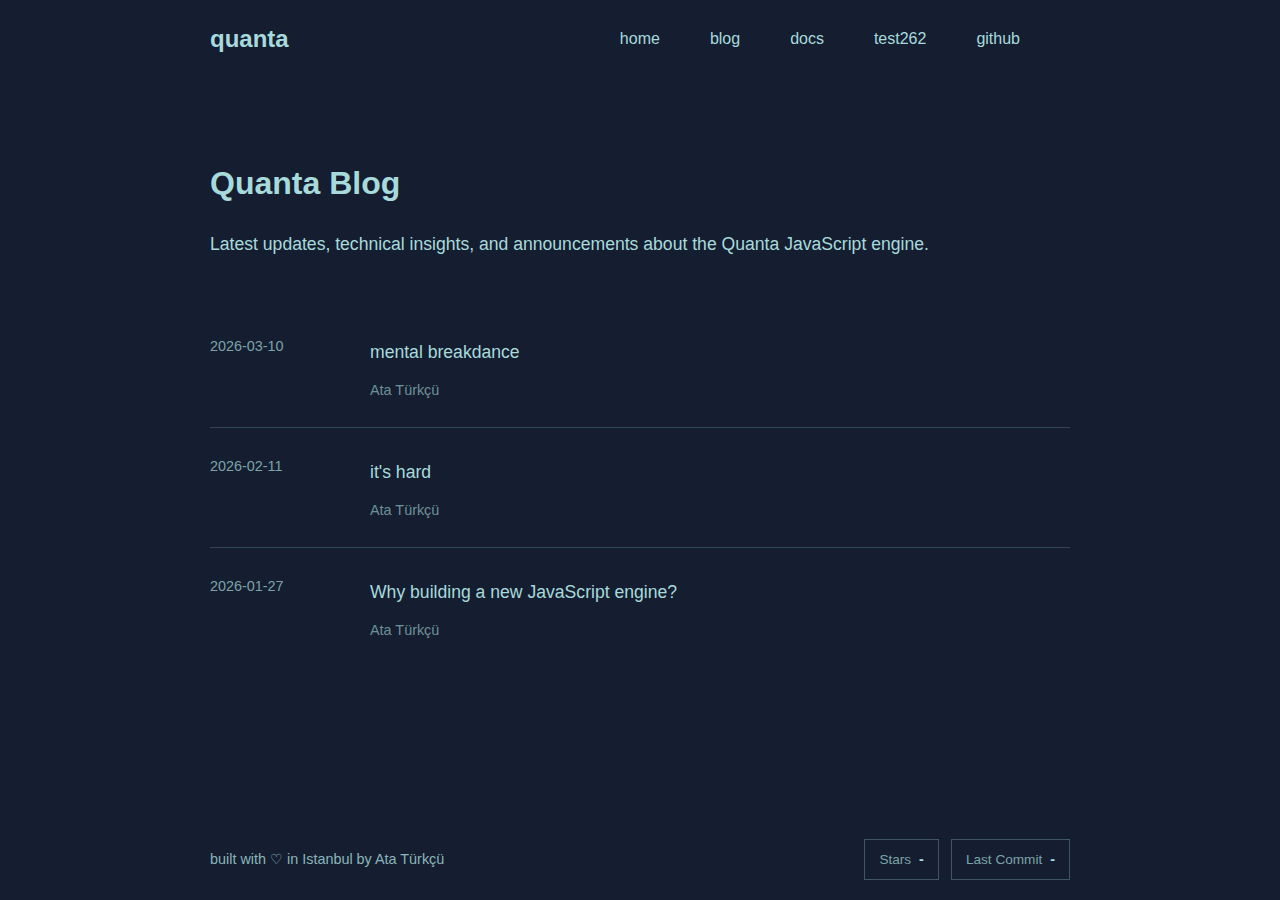
<file: pages/blog/blog.html>
<!DOCTYPE html>
<html lang="en">
<head>
    <meta charset="UTF-8">
    <meta name="viewport" content="width=device-width, initial-scale=1.0">
    <title>Blog - Quanta JavaScript Engine</title>
    <link rel="stylesheet" href="../../styles.css">
    <style>
        .blog-list {
            list-style: none;
            padding: 0;
        }
        
        .blog-item {
            display: flex;
            gap: 30px;
            padding: 25px 0;
            border-bottom: 1px solid rgba(168, 218, 220, 0.2);
            align-items: flex-start;
        }
        
        .blog-item:last-child {
            border-bottom: none;
        }
        
        .blog-date {
            min-width: 120px;
            font-size: 0.9rem;
            opacity: 0.7;
            padding-top: 2px;
        }
        
        .blog-content {
            flex: 1;
        }
        
        .blog-title {
            font-size: 1.1rem;
            margin-bottom: 8px;
        }
        
        .blog-title a {
            color: var(--text-color);
            text-decoration: none;
            padding: 5px 10px;
            transition: all 0.3s ease;
            display: inline-block;
        }
        
        .blog-title a:hover {
            background-color: var(--text-color);
            color: var(--bg-color);
        }
        
        .blog-author {
            font-size: 0.9rem;
            opacity: 0.6;
            padding-left: 10px;
        }
    </style>
</head>
<body>
    <header>
        <div class="container">
            <a href="../../index.html" class="logo" style="text-decoration: none; color: var(--text-color);">quanta</a>
            <div class="header-right">
                <button class="hamburger-menu" id="hamburgerMenu">
                    <span></span>
                    <span></span>
                    <span></span>
                </button>
                <nav id="navMenu">
                    <a href="../../index.html">home</a>
                    <a href="blog.html">blog</a>
                    <a href="../docs/docs.html">docs</a>
                    <a href="../test262/test262.html">test262</a>
                    <a href="https://github.com/solarbrowser/quanta">github</a>
                </nav>
                <button class="theme-switcher" id="themeSwitcher" title="Change theme">
                    <svg viewBox="0 0 24 24" fill="currentColor">
                        <circle cx="12" cy="12" r="5"/>
                        <line x1="12" y1="1" x2="12" y2="3" stroke="currentColor" stroke-width="2"/>
                        <line x1="12" y1="21" x2="12" y2="23" stroke="currentColor" stroke-width="2"/>
                        <line x1="4.22" y1="4.22" x2="5.64" y2="5.64" stroke="currentColor" stroke-width="2"/>
                        <line x1="18.36" y1="18.36" x2="19.78" y2="19.78" stroke="currentColor" stroke-width="2"/>
                        <line x1="1" y1="12" x2="3" y2="12" stroke="currentColor" stroke-width="2"/>
                        <line x1="21" y1="12" x2="23" y2="12" stroke="currentColor" stroke-width="2"/>
                        <line x1="4.22" y1="19.78" x2="5.64" y2="18.36" stroke="currentColor" stroke-width="2"/>
                        <line x1="18.36" y1="5.64" x2="19.78" y2="4.22" stroke="currentColor" stroke-width="2"/>
                    </svg>
                </button>
            </div>
        </div>
    </header>

    <main>
        <div class="container">
            <section class="welcome">
                <h2>Quanta Blog</h2>
                <p>Latest updates, technical insights, and announcements about the Quanta JavaScript engine.</p>
            </section>

            <section>
                <ul class="blog-list" id="blogList">
                    <li>Loading posts...</li>
                </ul>
            </section>
        </div>
    </main>

    <script src="../../script.js"></script>
    <script>
        async function loadBlogPosts() {
            try {
                const indexResponse = await fetch('posts/index.json');
                const files = await indexResponse.json();
                
                const posts = [];
                for (const filename of files) {
                    try {
                        const response = await fetch(`posts/json/${filename}`);
                        const post = await response.json();
                        posts.push(post);
                    } catch (e) {
                        console.log(`Could not load ${filename}`);
                    }
                }
                
                posts.sort((a, b) => new Date(b.date) - new Date(a.date));
                
                renderBlogList(posts);
            } catch (e) {
                document.getElementById('blogList').innerHTML = '<li>Could not load blog posts. Run with HTTP server: python -m http.server 8000</li>';
            }
        }
        
        function renderBlogList(posts) {
            const listElement = document.getElementById('blogList');
            
            if (posts.length === 0) {
                listElement.innerHTML = '<li>No blog posts available.</li>';
                return;
            }
            
            let html = '';
            posts.forEach(post => {
                html += `
                    <li class="blog-item">
                        <div class="blog-date">${post.date}</div>
                        <div class="blog-content">
                            <div class="blog-title"><a href="post.html?id=${post.id}">${post.title}</a></div>
                            <div class="blog-author">${post.author}</div>
                        </div>
                    </li>
                `;
            });
            
            listElement.innerHTML = html;
        }
        
        loadBlogPosts();
    </script>
    <footer>
        <div class="container">
            <div class="footer-left">
                built with ♡ in Istanbul by Ata Türkçü
            </div>
            <div class="footer-right">
                <a href="https://github.com/solarbrowser/quanta" target="_blank" class="github-badge">
                    <span class="github-badge-label">Stars</span>
                    <span class="github-badge-value" id="starCount">0</span>
                </a>
                <div class="github-badge">
                    <span class="github-badge-label">Last Commit</span>
                    <span class="github-badge-value" id="lastCommit">0m ago</span>
                </div>
            </div>
        </div>
    </footer>

    <script>
        async function loadGitHubStats() {
            try {
                const repoResponse = await fetch('https://api.github.com/repos/solarbrowser/quanta');
                const repoData = await repoResponse.json();
                document.getElementById('starCount').textContent = repoData.stargazers_count;

                const commitsResponse = await fetch('https://api.github.com/repos/solarbrowser/quanta/commits?per_page=1');
                const commitsData = await commitsResponse.json();
                const lastCommitDate = new Date(commitsData[0].commit.author.date);
                const now = new Date();
                const diffMs = now - lastCommitDate;
                const diffMins = Math.floor(diffMs / 60000);
                const diffHours = Math.floor(diffMs / 3600000);
                const diffDays = Math.floor(diffMs / 86400000);

                let timeAgo;
                if (diffMins < 60) {
                    timeAgo = diffMins === 0 ? 'just now' : `${diffMins}m ago`;
                } else if (diffHours < 24) {
                    timeAgo = `${diffHours}h ago`;
                } else if (diffDays === 1) {
                    timeAgo = 'yesterday';
                } else if (diffDays < 7) {
                    timeAgo = `${diffDays}d ago`;
                } else {
                    timeAgo = lastCommitDate.toLocaleDateString();
                }

                document.getElementById('lastCommit').textContent = timeAgo;
            } catch (e) {
                console.error('Error loading GitHub stats:', e);
                document.getElementById('starCount').textContent = '-';
                document.getElementById('lastCommit').textContent = '-';
            }
        }

        loadGitHubStats();
    </script></body>
</html>
</file>
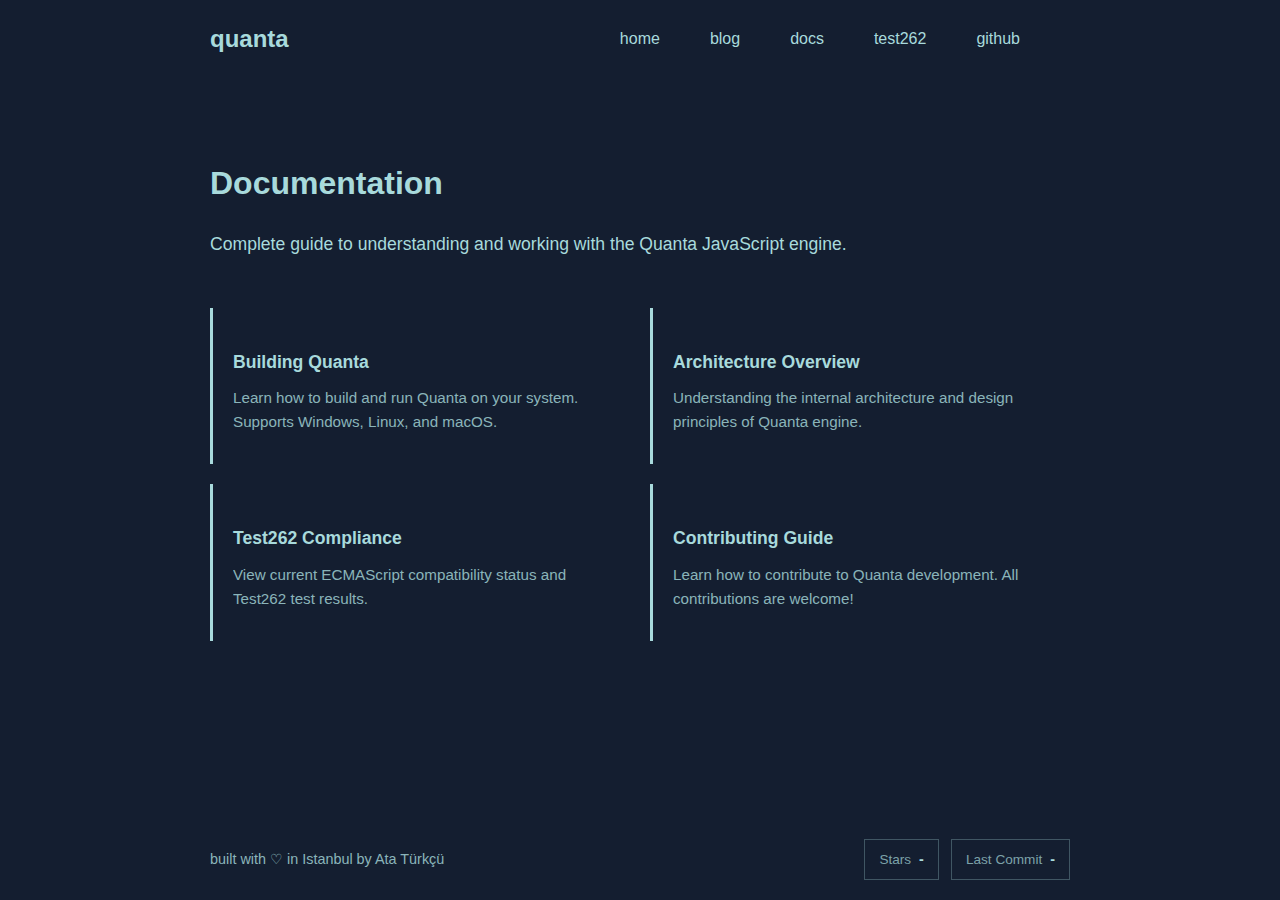
<file: pages/docs/docs.html>
<!DOCTYPE html>
<html lang="en">
<head>
    <meta charset="UTF-8">
    <meta name="viewport" content="width=device-width, initial-scale=1.0">
    <title>Documentation - Quanta JavaScript Engine</title>
    <link rel="stylesheet" href="../../styles.css">
    <style>
        .docs-grid {
            display: grid;
            grid-template-columns: repeat(auto-fit, minmax(300px, 1fr));
            gap: 20px;
            margin-top: 30px;
        }
        
        .docs-card {
            padding: 15px 20px;
            border-left: 3px solid var(--text-color);
            transition: transform 0.3s ease;
            cursor: pointer;
        }
        
        .docs-card:hover {
            transform: translateX(5px);
        }
        
        .docs-card h4 {
            font-size: 1.1rem;
            margin-bottom: 10px;
            color: var(--text-color);
        }
        
        .docs-card p {
            font-size: 0.95rem;
            opacity: 0.8;
            line-height: 1.6;
        }
    </style>
</head>
<body>
    <header>
        <div class="container">
            <a href="../../index.html" class="logo" style="text-decoration: none; color: var(--text-color);">quanta</a>
            <div class="header-right">
                <button class="hamburger-menu" id="hamburgerMenu">
                    <span></span>
                    <span></span>
                    <span></span>
                </button>
                <nav id="navMenu">
                    <a href="../../index.html">home</a>
                    <a href="../blog/blog.html">blog</a>
                    <a href="docs.html">docs</a>
                    <a href="../test262/test262.html">test262</a>
                    <a href="https://github.com/solarbrowser/quanta">github</a>
                </nav>
                <button class="theme-switcher" id="themeSwitcher" title="Change theme">
                    <svg viewBox="0 0 24 24" fill="currentColor">
                        <circle cx="12" cy="12" r="5"/>
                        <line x1="12" y1="1" x2="12" y2="3" stroke="currentColor" stroke-width="2"/>
                        <line x1="12" y1="21" x2="12" y2="23" stroke="currentColor" stroke-width="2"/>
                        <line x1="4.22" y1="4.22" x2="5.64" y2="5.64" stroke="currentColor" stroke-width="2"/>
                        <line x1="18.36" y1="18.36" x2="19.78" y2="19.78" stroke="currentColor" stroke-width="2"/>
                        <line x1="1" y1="12" x2="3" y2="12" stroke="currentColor" stroke-width="2"/>
                        <line x1="21" y1="12" x2="23" y2="12" stroke="currentColor" stroke-width="2"/>
                        <line x1="4.22" y1="19.78" x2="5.64" y2="18.36" stroke="currentColor" stroke-width="2"/>
                        <line x1="18.36" y1="5.64" x2="19.78" y2="4.22" stroke="currentColor" stroke-width="2"/>
                    </svg>
                </button>
            </div>
        </div>
    </header>

    <main>
        <div class="container">
            <section class="welcome">
                <h2>Documentation</h2>
                <p>Complete guide to understanding and working with the Quanta JavaScript engine.</p>
            </section>

            <section id="docsContent">
                <p>Loading documentation...</p>
            </section>
        </div>
    </main>

    <script src="../../script.js"></script>
    <script>
        async function loadDocs() {
            try {
                const indexResponse = await fetch('topics/index.json');
                const files = await indexResponse.json();
                
                const topics = [];
                for (const filename of files) {
                    try {
                        const response = await fetch(`topics/json/${filename}`);
                        const topic = await response.json();
                        topics.push(topic);
                    } catch (e) {
                        console.log(`Could not load ${filename}`);
                    }
                }
                
                const categories = {};
                topics.forEach(topic => {
                    if (!categories[topic.category]) {
                        categories[topic.category] = [];
                    }
                    categories[topic.category].push(topic);
                });
                
                Object.keys(categories).forEach(cat => {
                    categories[cat].sort((a, b) => a.order - b.order);
                });
                
                renderDocs(categories);
            } catch (e) {
                document.getElementById('docsContent').innerHTML = '<p>Could not load documentation. Run with HTTP server: python -m http.server 8000</p>';
            }
        }
        
        const categoryTitles = {
            'getting-started': 'Getting Started',
            'architecture': 'Architecture',
            'compatibility': 'ECMAScript Compatibility',
            'api': 'API Reference',
            'contributing': 'Contributing',
            'roadmap': 'Roadmap'
        };
        
        const categoryOrder = ['getting-started', 'architecture', 'compatibility', 'api', 'contributing', 'roadmap'];
        
        function renderDocs(categories) {
            const container = document.getElementById('docsContent');
            let html = '<div class="docs-grid">';
            
            const allTopics = [];
            Object.keys(categories).forEach(catKey => {
                allTopics.push(...categories[catKey]);
            });
            
            allTopics.sort((a, b) => {
                if (a.category === b.category) {
                    return a.order - b.order;
                }
                return categoryOrder.indexOf(a.category) - categoryOrder.indexOf(b.category);
            });
            
            allTopics.forEach(topic => {
                html += `
                    <div class="docs-card" onclick="window.location.href='topic.html?id=${topic.id || topic.title.toLowerCase().replace(/\s+/g, '-')}'">
                        <h4>${topic.title}</h4>
                        <p>${topic.description}</p>
                    </div>
                `;
            });
            
            html += '</div>';
            
            if (allTopics.length === 0) {
                html = '<p>No documentation available.</p>';
            }
            
            container.innerHTML = html;
        }
        
        loadDocs();
    </script>

    <footer>
        <div class="container">
            <div class="footer-left">
                built with ♡ in Istanbul by Ata Türkçü
            </div>
            <div class="footer-right">
                <a href="https://github.com/solarbrowser/quanta" target="_blank" class="github-badge">
                    <span class="github-badge-label">Stars</span>
                    <span class="github-badge-value" id="starCount">0</span>
                </a>
                <div class="github-badge">
                    <span class="github-badge-label">Last Commit</span>
                    <span class="github-badge-value" id="lastCommit">0m ago</span>
                </div>
            </div>
        </div>
    </footer>

    <script>
        async function loadGitHubStats() {
            try {
                const repoResponse = await fetch('https://api.github.com/repos/solarbrowser/quanta');
                const repoData = await repoResponse.json();
                document.getElementById('starCount').textContent = repoData.stargazers_count;

                const commitsResponse = await fetch('https://api.github.com/repos/solarbrowser/quanta/commits?per_page=1');
                const commitsData = await commitsResponse.json();
                const lastCommitDate = new Date(commitsData[0].commit.author.date);
                const now = new Date();
                const diffMs = now - lastCommitDate;
                const diffMins = Math.floor(diffMs / 60000);
                const diffHours = Math.floor(diffMs / 3600000);
                const diffDays = Math.floor(diffMs / 86400000);

                let timeAgo;
                if (diffMins < 60) {
                    timeAgo = diffMins === 0 ? 'just now' : `${diffMins}m ago`;
                } else if (diffHours < 24) {
                    timeAgo = `${diffHours}h ago`;
                } else if (diffDays === 1) {
                    timeAgo = 'yesterday';
                } else if (diffDays < 7) {
                    timeAgo = `${diffDays}d ago`;
                } else {
                    timeAgo = lastCommitDate.toLocaleDateString();
                }

                document.getElementById('lastCommit').textContent = timeAgo;
            } catch (e) {
                console.error('Error loading GitHub stats:', e);
                document.getElementById('starCount').textContent = '-';
                document.getElementById('lastCommit').textContent = '-';
            }
        }

        loadGitHubStats();
    </script>
</body>
</html>
</file>
<file: styles.css>
:root {
    --bg-color: #141E30;
    --text-color: #A8DADC;
    --header-bg: #141E30;
}

* { 
    margin: 0;
    padding: 0;
    box-sizing: border-box;
}

::selection {
    background-color: var(--text-color);
    color: var(--bg-color);
}

body {
    font-family: 'Segoe UI', Tahoma, Geneva, Verdana, sans-serif;
    background-color: var(--bg-color);
    color: var(--text-color);
    line-height: 1.6;
    transition: background-color 0.3s ease, color 0.3s ease;
    min-height: 100vh;
    display: flex;
    flex-direction: column;
}

.container {
    max-width: 900px;
    margin: 0 auto;
    padding: 0 20px;
}

header {
    background-color: var(--header-bg);
    padding: 20px 0;
    margin-bottom: 40px;
}

header .container {
    display: flex;
    justify-content: space-between;
    align-items: center;
}

.logo {
    font-size: 1.5rem;
    font-weight: bold;
    color: var(--text-color);
}

.header-right {
    display: flex;
    align-items: center;
    gap: 20px;
    margin-right: 40px;
}

.theme-switcher {
    background: none;
    border: 2px solid var(--text-color);
    color: var(--text-color);
    width: 35px;
    height: 35px;
    border-radius: 50%;
    cursor: pointer;
    display: none;
    align-items: center;
    justify-content: center;
    transition: all 0.3s ease;
}

.theme-switcher:hover {
    background-color: var(--text-color);
    color: var(--bg-color);
    transform: rotate(20deg);
}

.theme-switcher svg {
    width: 20px;
    height: 20px;
}

nav {
    display: flex;
    gap: 30px;
}

nav a {
    color: var(--text-color);
    text-decoration: none;
    font-size: 1rem;
    padding: 5px 10px;
}

nav a:hover {
    background-color: var(--text-color);
    color: var(--bg-color);
}

main {
    padding: 40px 20px;
    flex: 1;
}

section {
    margin-bottom: 50px;
}

h2 {
    font-size: 2rem;
    color: var(--text-color);
    margin-bottom: 20px;
}

h3 {
    font-size: 1.5rem;
    color: var(--bg-color);
    background-color: var(--text-color);
    display: inline-block;
    padding: 5px 15px;
    margin-bottom: 25px;
    margin-top: 30px;
}

h4 {
    font-size: 1.2rem;
    color: var(--text-color);
    margin-top: 25px;
    margin-bottom: 10px;
}

p {
    margin-bottom: 15px;
    color: var(--text-color);
}

a {
    color: var(--text-color);
    text-decoration: underline;
}

a:hover {
    opacity: 0.8;
}

a:visited {
    color: var(--text-color);
}

ul li a {
    color: var(--text-color);
}

.news-link {
    color: var(--text-color);
}

a:hover {
    background-color: #CBDDE9;
    color: #2872A1;
    text-decoration: none;
}

.welcome p {
    font-size: 1.1rem;
}

.news-list {
    list-style: none;
    padding-left: 20px;
}

.news-list li {
    margin-bottom: 10px;
    display: flex;
    align-items: baseline;
    gap: 10px;
}

.date {
    color: #CBDDE9;
    font-size: 0.9rem;
    min-width: 100px;
}

.news-link {
    color: #CBDDE9;
    text-decoration: underline;
}

.news-link:hover {
    background-color: #CBDDE9;
    color: #2872A1;
    text-decoration: none;
}

.read-more {
    margin-top: 20px;
    padding-left: 20px;
}

.internals ul {
    list-style: none;
    padding-left: 20px;
}

.internals ul li {
    margin-bottom: 8px;
}

pre {
    background-color: #2872A1;
    padding: 20px;
    overflow-x: auto;
    margin-top: 10px;
}

code {
    color: #CBDDE9;
    font-family: 'Courier New', monospace;
}

.hamburger-menu {
    display: none;
    flex-direction: column;
    gap: 4px;
    background: none;
    border: none;
    cursor: pointer;
    padding: 5px;
}

.hamburger-menu span {
    width: 25px;
    height: 3px;
    background-color: var(--text-color);
    transition: 0.3s;
}

@media (max-width: 768px) {
    * {
        max-width: 100%;
        overflow-x: hidden;
    }

    body {
        overflow-x: hidden;
    }

    .container {
        padding: 0 15px;
        max-width: 100%;
    }

    header {
        padding: 15px 0;
    }

    header .container {
        flex-direction: row;
        justify-content: space-between;
        align-items: center;
        padding: 0 15px;
    }

    .header-right {
        margin-right: 0;
        position: relative;
        display: flex;
        align-items: center;
        gap: 10px;
    }

    .header-right nav {
        display: none;
        position: fixed;
        top: 0;
        left: 0;
        right: 0;
        bottom: 0;
        background: var(--bg-color);
        flex-direction: column;
        justify-content: center;
        align-items: center;
        gap: 30px;
        z-index: 999;
    }

    .header-right nav.active {
        display: flex;
    }

    .header-right nav a {
        font-size: 1.5rem;
    }

    .hamburger-menu {
        display: flex;
        z-index: 1000;
    }

    .hamburger-menu.active span:nth-child(1) {
        transform: rotate(-45deg) translate(-5px, 6px);
    }

    .hamburger-menu.active span:nth-child(2) {
        opacity: 0;
    }

    .hamburger-menu.active span:nth-child(3) {
        transform: rotate(45deg) translate(-5px, -6px);
    }

    .logo {
        font-size: 1.3rem;
    }

    main {
        padding: 20px 0;
    }

    section {
        margin-bottom: 30px;
    }

    h2 {
        font-size: 1.5rem;
    }

    h3 {
        font-size: 1.2rem;
        padding: 5px 10px;
    }

    pre {
        overflow-x: auto;
        font-size: 0.85rem;
    }

    table {
        font-size: 0.85rem;
        overflow-x: auto;
        display: block;
    }

    .news-list li {
        flex-direction: column;
        align-items: flex-start;
        gap: 5px;
    }

    .date {
        min-width: auto;
    }
}

footer {
    background-color: var(--header-bg);
    padding: 20px 0;
    margin-top: auto;
}

footer .container {
    display: flex;
    justify-content: space-between;
    align-items: center;
    flex-wrap: wrap;
    gap: 20px;
}

.footer-left {
    font-size: 0.9rem;
    opacity: 0.8;
}

.footer-right {
    display: flex;
    gap: 12px;
    align-items: center;
}

.github-badge {
    display: inline-flex;
    align-items: center;
    gap: 8px;
    padding: 8px 14px;
    background: var(--bg-color);
    border: 1px solid rgba(168, 218, 220, 0.3);
    text-decoration: none;
    color: var(--text-color);
    transition: all 0.2s ease;
    font-size: 0.85rem;
}

.github-badge:hover {
    background: var(--text-color);
    color: var(--bg-color);
    border-color: var(--text-color);
}

.github-badge-label {
    opacity: 0.7;
    font-weight: 500;
    font-size: 0.85rem;
}

.github-badge-value {
    font-weight: 700;
    font-size: 0.9rem;
}

@media (max-width: 768px) {
    footer .container {
        flex-direction: column;
        text-align: center;
        gap: 15px;
    }

    .footer-right {
        flex-direction: row;
        flex-wrap: wrap;
        justify-content: center;
        gap: 10px;
    }
}
</file>
